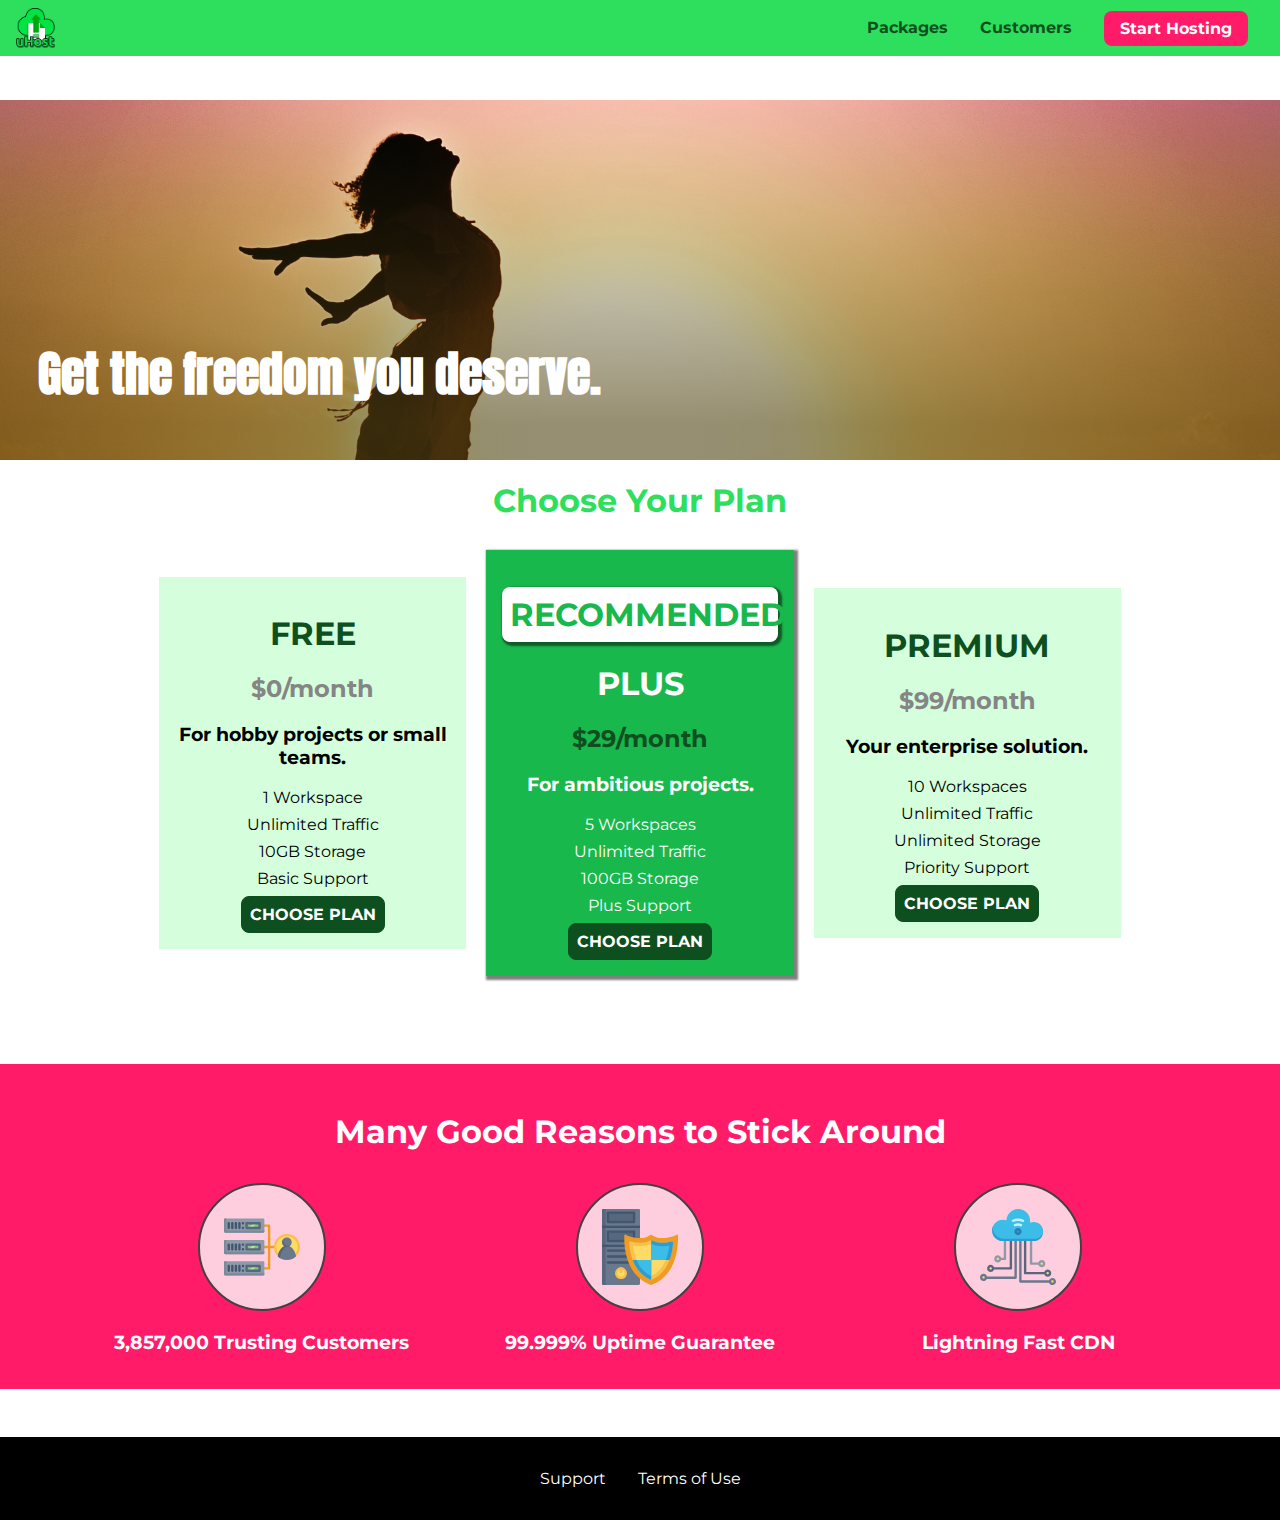
<file: index.html>
<!DOCTYPE html>
<html lang="en">

<head>
    <meta charset="UTF-8">
    <meta http-equiv="X-UA-Compatible" content="ie=edge">
    <meta name="viewport" content="width=device-width, initial-scale=1.0">
    <title>uHost</title>
    <link rel="shortcut icon" href="favicon.png">
    <link href="https://fonts.googleapis.com/css?family=Anton" rel="stylesheet">
    <link href="https://fonts.googleapis.com/css?family=Montserrat:400,700" rel="stylesheet">
    <link rel="stylesheet" href="shared.css">
    <link rel="stylesheet" href="main.css">
</head>

<body>
    <div class="backdrop"></div>
    <div class="modal">
        <h1 class="modal__title">Do you want to continue?</h1>
        <div class="modal__actions">
            <a href="start-hosting/index.html" class="modal__action">Yes!</a>
            <button class="modal__action modal__action--negative" type="button">No!</button>
        </div>
    </div>
    <header class="main-header">
        <div>
             <button class="toggle-button">
                <span class="toggle-button__bar"></span>
                <span class="toggle-button__bar"></span>
                <span class="toggle-button__bar"></span>
            </button>
            <a href="index.html" class="main-header__brand">
                <img src="images/uhost-icon.png" alt="uHost - Your favorite hosting company">
            </a>
        </div>
        <nav class="main-nav">
            <ul class="main-nav__items">
                <li class="main-nav__item">
                    <a href="packages/index.html">Packages</a>
                </li>
                <li class="main-nav__item">
                    <a href="customers/index.html">Customers</a>
                </li>
                <li class="main-nav__item main-nav__item--cta">
                    <a href="start-hosting/index.html">Start Hosting</a>
                </li>
            </ul>
        </nav>
    </header>
    <nav class="mobile-nav">
        <ul class="mobile-nav__items">
            <li class="mobile-nav__item">
                <a href="packages/index.html">Packages</a>
            </li>
            <li class="mobile-nav__item">
                <a href="customers/index.html">Customers</a>
            </li>
            <li class="mobile-nav__item mobile-nav__item--cta">
                <a href="start-hosting/index.html">Start Hosting</a>
            </li>
        </ul>
    </nav>
    <main>
        <section id="product-overview">
            <h1>Get the freedom you deserve.</h1>
        </section>
        <section id="plans">
            <h1 class="section-title">Choose Your Plan</h1>
            <div class="plan__list">
                <article class="plan">
                    <h1 class="plan__title">FREE</h1>
                    <h2 class="plan__price">$0/month</h2>
                    <h3>For hobby projects or small teams.</h3>
                    <ul class="plan__features">
                        <li class="plan__feature">1 Workspace</li>
                        <li class="plan__feature">Unlimited Traffic</li>
                        <li class="plan__feature">10GB Storage</li>
                        <li class="plan__feature">Basic Support</li>
                    </ul>
                    <div>
                        <button class="button">CHOOSE PLAN</button>
                    </div>
                </article>
                <article class="plan plan--highlighted">
                    <h1 class="plan__annotation">RECOMMENDED</h1>
                    <h1 class="plan__title">PLUS</h1>
                    <h2 class="plan__price">$29/month</h2>
                    <h3>For ambitious projects.</h3>
                    <ul class="plan__features">
                        <li class="plan__feature">5 Workspaces</li>
                        <li class="plan__feature">Unlimited Traffic</li>
                        <li class="plan__feature">100GB Storage</li>
                        <li class="plan__feature">Plus Support</li>
                    </ul>
                    <div>
                        <button class="button">CHOOSE PLAN</button>
                    </div>
                </article>
                <article class="plan">
                    <h1 class="plan__title">PREMIUM</h1>
                    <h2 class="plan__price">$99/month</h2>
                    <h3>Your enterprise solution.</h3>
                    <ul class="plan__features">
                        <li class="plan__feature">10 Workspaces</li>
                        <li class="plan__feature">Unlimited Traffic</li>
                        <li class="plan__feature">Unlimited Storage</li>
                        <li class="plan__feature">Priority Support</li>
                    </ul>
                    <div>
                        <button class="button">CHOOSE PLAN</button>
                    </div>
                </article>
            </div>
        </section>
        <section id="key-features">
            <h1 class="section-title">Many Good Reasons to Stick Around</h1>
            <ul class="key-feature__list">
                <li class="key-feature">
                    <div class="key-feature__image">
                        <svg viewBox="0 0 512 512">
                            <path style="fill:#F09B24;" d="M344,248h-32V112c0-4.418-3.582-8-8-8h-40c-4.418,0-8,3.582-8,8s3.582,8,8,8h32v128h-32  c-4.418,0-8,3.582-8,8s3.582,8,8,8h32v128h-32c-4.418,0-8,3.582-8,8s3.582,8,8,8h40c4.418,0,8-3.582,8-8V264h32c4.418,0,8-3.582,8-8  S348.418,248,344,248z"
                            />
                            <path style="fill:#8E9AA9;" d="M264,64H8c-4.418,0-8,3.582-8,8v80c0,4.418,3.582,8,8,8h256c4.418,0,8-3.582,8-8V72  C272,67.582,268.418,64,264,64z"
                            />
                            <path style="fill:#7C899B;" d="M24,144c-4.418,0-8-3.582-8-8V64H8c-4.418,0-8,3.582-8,8v80c0,4.418,3.582,8,8,8h256  c4.418,0,8-3.582,8-8v-8H24z"
                            />
                            <rect x="152" y="96" style="fill:#B8E3A8;" width="88" height="32" />
                            <g>
                                <polygon style="fill:#7EC97D;" points="152,96 152,128 166,128 198,96  " />
                                <polygon style="fill:#7EC97D;" points="220,96 188,128 240,128 240,96  " />
                            </g>
                            <path style="fill:#56677E;" d="M240,136h-88c-4.418,0-8-3.582-8-8V96c0-4.418,3.582-8,8-8h88c4.418,0,8,3.582,8,8v32  C248,132.418,244.418,136,240,136z M160,120h72v-16h-72V120z"
                            />
                            <g>
                                <path style="fill:#435670;" d="M32,136c-4.418,0-8-3.582-8-8V96c0-4.418,3.582-8,8-8s8,3.582,8,8v32C40,132.418,36.418,136,32,136z   "
                                />
                                <path style="fill:#435670;" d="M56,136c-4.418,0-8-3.582-8-8V96c0-4.418,3.582-8,8-8s8,3.582,8,8v32C64,132.418,60.418,136,56,136z   "
                                />
                                <path style="fill:#435670;" d="M80,136c-4.418,0-8-3.582-8-8V96c0-4.418,3.582-8,8-8s8,3.582,8,8v32C88,132.418,84.418,136,80,136z   "
                                />
                                <path style="fill:#435670;" d="M104,136c-4.418,0-8-3.582-8-8V96c0-4.418,3.582-8,8-8s8,3.582,8,8v32   C112,132.418,108.418,136,104,136z"
                                />
                                <path style="fill:#435670;" d="M128,105c-4.418,0-8-3.582-8-8v-1c0-4.418,3.582-8,8-8s8,3.582,8,8v1   C136,101.418,132.418,105,128,105z"
                                />
                                <path style="fill:#435670;" d="M128,136c-4.418,0-8-3.582-8-8v-1c0-4.418,3.582-8,8-8s8,3.582,8,8v1   C136,132.418,132.418,136,128,136z"
                                />
                            </g>
                            <path style="fill:#8E9AA9;" d="M264,208H8c-4.418,0-8,3.582-8,8v80c0,4.418,3.582,8,8,8h256c4.418,0,8-3.582,8-8v-80  C272,211.582,268.418,208,264,208z"
                            />
                            <path style="fill:#7C899B;" d="M24,288c-4.418,0-8-3.582-8-8v-72H8c-4.418,0-8,3.582-8,8v80c0,4.418,3.582,8,8,8h256  c4.418,0,8-3.582,8-8v-8H24z"
                            />
                            <rect x="152" y="240" style="fill:#B8E3A8;" width="88" height="32" />
                            <g>
                                <polygon style="fill:#7EC97D;" points="152,240 152,272 166,272 198,240  " />
                                <polygon style="fill:#7EC97D;" points="220,240 188,272 240,272 240,240  " />
                            </g>
                            <path style="fill:#56677E;" d="M240,280h-88c-4.418,0-8-3.582-8-8v-32c0-4.418,3.582-8,8-8h88c4.418,0,8,3.582,8,8v32  C248,276.418,244.418,280,240,280z M160,264h72v-16h-72V264z"
                            />
                            <g>
                                <path style="fill:#435670;" d="M32,280c-4.418,0-8-3.582-8-8v-32c0-4.418,3.582-8,8-8s8,3.582,8,8v32C40,276.418,36.418,280,32,280   z"
                                />
                                <path style="fill:#435670;" d="M56,280c-4.418,0-8-3.582-8-8v-32c0-4.418,3.582-8,8-8s8,3.582,8,8v32C64,276.418,60.418,280,56,280   z"
                                />
                                <path style="fill:#435670;" d="M80,280c-4.418,0-8-3.582-8-8v-32c0-4.418,3.582-8,8-8s8,3.582,8,8v32C88,276.418,84.418,280,80,280   z"
                                />
                                <path style="fill:#435670;" d="M104,280c-4.418,0-8-3.582-8-8v-32c0-4.418,3.582-8,8-8s8,3.582,8,8v32   C112,276.418,108.418,280,104,280z"
                                />
                                <path style="fill:#435670;" d="M128,249c-4.418,0-8-3.582-8-8v-1c0-4.418,3.582-8,8-8s8,3.582,8,8v1   C136,245.418,132.418,249,128,249z"
                                />
                                <path style="fill:#435670;" d="M128,280c-4.418,0-8-3.582-8-8v-1c0-4.418,3.582-8,8-8s8,3.582,8,8v1   C136,276.418,132.418,280,128,280z"
                                />
                            </g>
                            <path style="fill:#8E9AA9;" d="M264,352H8c-4.418,0-8,3.582-8,8v80c0,4.418,3.582,8,8,8h256c4.418,0,8-3.582,8-8v-80  C272,355.582,268.418,352,264,352z"
                            />
                            <path style="fill:#7C899B;" d="M24,432c-4.418,0-8-3.582-8-8v-72H8c-4.418,0-8,3.582-8,8v80c0,4.418,3.582,8,8,8h256  c4.418,0,8-3.582,8-8v-8H24z"
                            />
                            <rect x="152" y="384" style="fill:#B8E3A8;" width="88" height="32" />
                            <g>
                                <polygon style="fill:#7EC97D;" points="152,384 152,416 166,416 198,384  " />
                                <polygon style="fill:#7EC97D;" points="220,384 188,416 240,416 240,384  " />
                            </g>
                            <path style="fill:#56677E;" d="M240,424h-88c-4.418,0-8-3.582-8-8v-32c0-4.418,3.582-8,8-8h88c4.418,0,8,3.582,8,8v32  C248,420.418,244.418,424,240,424z M160,408h72v-16h-72V408z"
                            />
                            <g>
                                <path style="fill:#435670;" d="M32,424c-4.418,0-8-3.582-8-8v-32c0-4.418,3.582-8,8-8s8,3.582,8,8v32C40,420.418,36.418,424,32,424   z"
                                />
                                <path style="fill:#435670;" d="M56,424c-4.418,0-8-3.582-8-8v-32c0-4.418,3.582-8,8-8s8,3.582,8,8v32C64,420.418,60.418,424,56,424   z"
                                />
                                <path style="fill:#435670;" d="M80,424c-4.418,0-8-3.582-8-8v-32c0-4.418,3.582-8,8-8s8,3.582,8,8v32C88,420.418,84.418,424,80,424   z"
                                />
                                <path style="fill:#435670;" d="M104,424c-4.418,0-8-3.582-8-8v-32c0-4.418,3.582-8,8-8s8,3.582,8,8v32   C112,420.418,108.418,424,104,424z"
                                />
                                <path style="fill:#435670;" d="M128,393c-4.418,0-8-3.582-8-8v-1c0-4.418,3.582-8,8-8s8,3.582,8,8v1   C136,389.418,132.418,393,128,393z"
                                />
                                <path style="fill:#435670;" d="M128,424c-4.418,0-8-3.582-8-8v-1c0-4.418,3.582-8,8-8s8,3.582,8,8v1   C136,420.418,132.418,424,128,424z"
                                />
                            </g>
                            <path style="fill:#F7C14D;" d="M424,168c-48.523,0-88,39.477-88,88s39.477,88,88,88s88-39.477,88-88S472.523,168,424,168z" />
                            <path style="fill:#FFDB66;" d="M424,184c-39.701,0-72,32.299-72,72s32.299,72,72,72s72-32.299,72-72S463.701,184,424,184z" />
                            <path style="fill:#69788D;" d="M484.893,314.16C476.393,274.588,451.922,248,424,248s-52.393,26.588-60.893,66.16  c-0.605,2.82,0.354,5.749,2.511,7.664C381.731,336.124,402.465,344,424,344s42.269-7.876,58.381-22.176  C484.539,319.909,485.498,316.98,484.893,314.16z"
                            />
                            <path style="fill:#56677E;" d="M434.053,249.171C430.768,248.403,427.411,248,424,248c-27.922,0-52.393,26.588-60.893,66.16  c-0.605,2.82,0.354,5.749,2.511,7.664c3.383,3.002,6.979,5.703,10.734,8.125C384.904,286.243,407.373,255.378,434.053,249.171z"
                            />
                            <path style="fill:#69788D;" d="M424,192c-17.645,0-32,14.355-32,32s14.355,32,32,32s32-14.355,32-32S441.645,192,424,192z" />
                            <path style="fill:#56677E;" d="M432,248c-17.645,0-32-14.355-32-32c0-6.783,2.128-13.076,5.742-18.258  C397.444,203.53,392,213.138,392,224c0,17.645,14.355,32,32,32c10.862,0,20.471-5.444,26.258-13.742  C445.076,245.872,438.783,248,432,248z"
                            />

                        </svg>
                    </div>
                    <p class="key-feature__description">3,857,000 Trusting Customers</p>
                </li>
                <li class="key-feature">
                    <div class="key-feature__image">
                        <svg viewBox="0 0 512 512">
                            <path style="fill:#69788D;" d="M248,0H8C3.582,0,0,3.582,0,8v496c0,4.418,3.582,8,8,8h240c4.418,0,8-3.582,8-8V8  C256,3.582,252.418,0,248,0z"
                            />
                            <path style="fill:#56677E;" d="M24,504V8c0-4.418,3.582-8,8-8H8C3.582,0,0,3.582,0,8v496c0,4.418,3.582,8,8,8h24  C27.582,512,24,508.418,24,504z"
                            />
                            <g>
                                <rect x="0" y="112" style="fill:#435670;" width="256" height="16" />
                                <rect x="0" y="240" style="fill:#435670;" width="256" height="16" />
                            </g>
                            <path style="fill:#F7C14D;" d="M128,392c-22.056,0-40,17.944-40,40s17.944,40,40,40s40-17.944,40-40S150.056,392,128,392z" />
                            <path style="fill:#FFDB66;" d="M128,408c-13.233,0-24,10.767-24,24s10.767,24,24,24s24-10.767,24-24S141.233,408,128,408z" />
                            <path style="fill:#F7C14D;" d="M128,392c-2.739,0-5.414,0.278-8,0.805V424c0,4.418,3.582,8,8,8c4.418,0,8-3.582,8-8v-31.195  C133.414,392.278,130.739,392,128,392z"
                            />
                            <g>
                                <path style="fill:#435670;" d="M216,288H40c-4.418,0-8-3.582-8-8s3.582-8,8-8h176c4.418,0,8,3.582,8,8S220.418,288,216,288z"
                                />
                                <path style="fill:#435670;" d="M216,328H40c-4.418,0-8-3.582-8-8s3.582-8,8-8h176c4.418,0,8,3.582,8,8S220.418,328,216,328z"
                                />
                                <path style="fill:#435670;" d="M216,368H40c-4.418,0-8-3.582-8-8s3.582-8,8-8h176c4.418,0,8,3.582,8,8S220.418,368,216,368z"
                                />
                                <path style="fill:#435670;" d="M216,16H40c-4.418,0-8,3.582-8,8v64c0,4.418,3.582,8,8,8h176c4.418,0,8-3.582,8-8V24   C224,19.582,220.418,16,216,16z"
                                />
                            </g>
                            <rect x="48" y="32" style="fill:#56677E;" width="160" height="48" />
                            <path style="fill:#435670;" d="M216,144H40c-4.418,0-8,3.582-8,8v64c0,4.418,3.582,8,8,8h176c4.418,0,8-3.582,8-8v-64  C224,147.582,220.418,144,216,144z"
                            />
                            <rect x="48" y="160" style="fill:#56677E;" width="160" height="48" />
                            <path style="fill:#F09B24;" d="M511.747,180.237c-0.194-6.537-8.107-10.107-13.135-5.894c-5.6,4.693-42.904,21.282-98.514,21.282  c-33.45,0-64.625-20.999-64.929-21.206c-2.9-1.991-6.764-1.85-9.512,0.346c-2.677,2.135-27.201,20.86-63.793,20.86  c-55.607,0-92.914-16.589-98.515-21.282c-5.028-4.211-12.941-0.645-13.135,5.894c-1.634,54.834,4.655,105.941,18.693,151.903  c12.096,39.604,29.759,74.047,52.497,102.373c27.538,34.304,62.743,59.882,104.66,76.045c3.069,1.918,6.757,1.921,9.83,0  c41.917-16.163,77.122-41.741,104.66-76.045c22.738-28.326,40.401-62.77,52.497-102.373  C507.092,286.179,513.381,235.071,511.747,180.237z"
                            />
                            <path style="fill:#F7C14D;" d="M476.21,221.226c-1.953-1.631-4.568-2.235-7.036-1.628c-21.686,5.327-44.926,8.028-69.075,8.028  c-25.926,0-49.633-8.975-64.955-16.504c-2.307-1.134-5.016-1.091-7.284,0.116c-14.059,7.477-36.919,16.388-65.994,16.388  c-24.153,0-47.394-2.701-69.075-8.028c-5.155-1.268-10.221,2.966-9.894,8.261c2.077,33.693,7.668,65.635,16.616,94.935  c22.774,74.565,66.139,126.334,128.888,153.868c2.032,0.891,4.397,0.891,6.43,0c61.777-27.107,104.716-78.876,127.62-153.868  c8.948-29.3,14.539-61.241,16.616-94.935C479.224,225.319,478.163,222.856,476.21,221.226z"
                            />
                            <path style="fill:#FFDB66;" d="M331.609,451.727c-52.604-25.289-89.304-70.987-109.144-135.944  c-6.532-21.39-11.162-44.336-13.82-68.447c17.133,2.852,34.952,4.291,53.22,4.291c29.394,0,53.376-7.793,69.978-15.561  c17.44,7.736,41.656,15.561,68.256,15.561c18.267,0,36.085-1.439,53.219-4.291c-2.659,24.112-7.288,47.06-13.82,68.448  C419.545,381.108,383.27,426.805,331.609,451.727z"
                            />
                            <g>
                                <path style="fill:#2C9DD4;" d="M479.066,227.858c0.157-2.539-0.903-5.002-2.856-6.633s-4.568-2.235-7.036-1.628   c-21.686,5.327-44.926,8.028-69.075,8.028c-25.926,0-49.633-8.975-64.955-16.504c-1.057-0.52-2.2-0.78-3.345-0.806l-0.072,133.351   h123.601c2.556-6.746,4.933-13.702,7.123-20.874C471.398,293.493,476.989,261.552,479.066,227.858z"
                                />
                                <path style="fill:#2C9DD4;" d="M206.658,343.667c24.153,63.42,65.028,108.108,121.743,132.995c1.031,0.452,2.147,0.673,3.263,0.666   l0.063-133.661H206.658z"
                                />
                            </g>
                            <g>
                                <path style="fill:#3CBDE8;" d="M439.497,315.783c6.532-21.389,11.161-44.336,13.82-68.448c-17.134,2.852-34.952,4.291-53.219,4.291   c-26.6,0-50.815-7.824-68.256-15.561l-0.116,107.601h97.758C433.179,334.807,436.524,325.518,439.497,315.783z"
                                />
                                <path style="fill:#3CBDE8;" d="M232.523,343.667c21.144,50.298,54.363,86.56,99.087,108.06l0.117-108.06H232.523z" />
                            </g>
                        </svg>
                    </div>
                    <p class="key-feature__description">99.999% Uptime Guarantee</p>
                </li>
                <li class="key-feature">
                    <div class="key-feature__image">
                        <svg viewBox="0 0 512 512">
                            <path style="fill:#8E9AA9;" d="M168,200c-4.418,0-8,3.582-8,8v120h-17.376c-3.302-9.311-12.194-16-22.624-16  c-13.234,0-24,10.767-24,24s10.766,24,24,24c10.429,0,19.321-6.689,22.624-16H168c4.418,0,8-3.582,8-8V208  C176,203.582,172.418,200,168,200z"
                            />
                            <path style="fill:#FFDB66;" d="M120,328c-4.411,0-8,3.589-8,8s3.589,8,8,8s8-3.589,8-8S124.411,328,120,328z" />
                            <path style="fill:#56677E;" d="M208,200c-4.418,0-8,3.582-8,8v184H94.624C91.322,382.689,82.43,376,72,376  c-13.234,0-24,10.767-24,24s10.766,24,24,24c10.429,0,19.321-6.689,22.624-16H208c4.418,0,8-3.582,8-8V208  C216,203.582,212.418,200,208,200z"
                            />
                            <path style="fill:#FFDB66;" d="M72,392c-4.411,0-8,3.589-8,8s3.589,8,8,8s8-3.589,8-8S76.411,392,72,392z" />
                            <path style="fill:#69788D;" d="M240,208c-4.418,0-8,3.582-8,8v239H47.24c-2.671-10.34-12.078-18-23.24-18c-13.234,0-24,10.767-24,24  s10.766,24,24,24c9.666,0,18.009-5.747,21.809-14H240c4.418,0,8-3.582,8-8V216C248,211.582,244.418,208,240,208z"
                            />
                            <path style="fill:#FFDB66;" d="M24,453c-4.411,0-8,3.589-8,8s3.589,8,8,8s8-3.589,8-8S28.411,453,24,453z" />
                            <path style="fill:#69788D;" d="M488,464c-10.429,0-19.321,6.689-22.624,16H280V208c0-4.418-3.582-8-8-8s-8,3.582-8,8v280  c0,4.418,3.582,8,8,8h193.376c3.302,9.311,12.194,16,22.624,16c13.234,0,24-10.767,24-24S501.234,464,488,464z"
                            />
                            <path style="fill:#FFDB66;" d="M488,480c-4.411,0-8,3.589-8,8s3.589,8,8,8s8-3.589,8-8S492.411,480,488,480z" />
                            <path style="fill:#56677E;" d="M456,408c-10.429,0-19.321,6.689-22.624,16H312V208c0-4.418-3.582-8-8-8s-8,3.582-8,8v224  c0,4.418,3.582,8,8,8h129.376c3.302,9.311,12.194,16,22.624,16c13.234,0,24-10.767,24-24S469.234,408,456,408z"
                            />
                            <path style="fill:#FFDB66;" d="M456,424c-4.411,0-8,3.589-8,8s3.589,8,8,8s8-3.589,8-8S460.411,424,456,424z" />
                            <path style="fill:#8E9AA9;" d="M416,344c-10.429,0-19.321,6.689-22.624,16H352V208c0-4.418-3.582-8-8-8s-8,3.582-8,8v160  c0,4.418,3.582,8,8,8h49.376c3.302,9.311,12.194,16,22.624,16c13.234,0,24-10.767,24-24S429.234,344,416,344z"
                            />
                            <path style="fill:#FFDB66;" d="M416,360c-4.411,0-8,3.589-8,8s3.589,8,8,8s8-3.589,8-8S420.411,360,416,360z" />
                            <path style="fill:#3CBDE8;" d="M362,88c-8.741,0-17.231,1.751-25.06,5.085C337.646,88.797,338,84.43,338,80  c0-44.112-35.888-80-80-80c-42.823,0-77.895,33.816-79.909,76.149C170.393,73.415,162.244,72,154,72c-39.701,0-72,32.299-72,72  s32.299,72,72,72h208c35.29,0,64-28.71,64-64S397.29,88,362,88z"
                            />
                            <path style="fill:#2C9DD4;" d="M368,200H160c-39.701,0-72-32.299-72-72c0-5.863,0.721-11.559,2.05-17.019  C84.918,120.88,82,132.102,82,144c0,39.701,32.299,72,72,72h208c30.389,0,55.88-21.296,62.379-49.743  C413.565,186.327,392.352,200,368,200z"
                            />
                            <path style="fill:#2A7DB5;" d="M256,128c-13.234,0-24,10.767-24,24s10.766,24,24,24c13.233,0,24-10.767,24-24S269.233,128,256,128z"
                            />
                            <path style="fill:#2C9DD4;" d="M256,144c-4.411,0-8,3.589-8,8s3.589,8,8,8c4.411,0,8-3.589,8-8S260.411,144,256,144z" />
                            <g>
                                <path style="fill:#C5F1FA;" d="M221.755,87.695c-2.994,0-5.864-1.688-7.233-4.572c-1.894-3.991-0.194-8.763,3.798-10.657   C230.157,66.849,242.834,64,256,64c13.166,0,25.844,2.849,37.68,8.466c3.992,1.895,5.692,6.666,3.798,10.657   s-6.666,5.692-10.657,3.798C277.144,82.328,266.774,80,256,80c-10.774,0-21.144,2.328-30.821,6.921   C224.072,87.446,222.904,87.695,221.755,87.695z"
                                />
                                <path style="fill:#C5F1FA;" d="M276.545,116.618c-1.148,0-2.316-0.249-3.424-0.774C267.745,113.293,261.985,112,256,112   c-5.985,0-11.745,1.293-17.121,3.844c-3.991,1.895-8.763,0.192-10.657-3.798c-1.894-3.992-0.193-8.764,3.798-10.657   C239.557,97.813,247.625,96,256,96c8.376,0,16.444,1.813,23.98,5.389c3.991,1.894,5.692,6.665,3.798,10.657   C282.41,114.93,279.539,116.618,276.545,116.618z"
                                />
                            </g>

                        </svg>
                    </div>
                    <p class="key-feature__description">Lightning Fast CDN</p>
                </li>
            </ul>
        </section>
    </main>
    <footer class="main-footer">
        <nav>
            <ul class="main-footer__links">
                <li class="main-footer__link">
                    <a href="#">Support</a>
                </li>
                <li class="main-footer__link">
                    <a href="#">Terms of Use</a>
                </li>
            </ul>
        </nav>
    </footer>
    <script src="shared.js"></script>
</body>

</html>
</file>
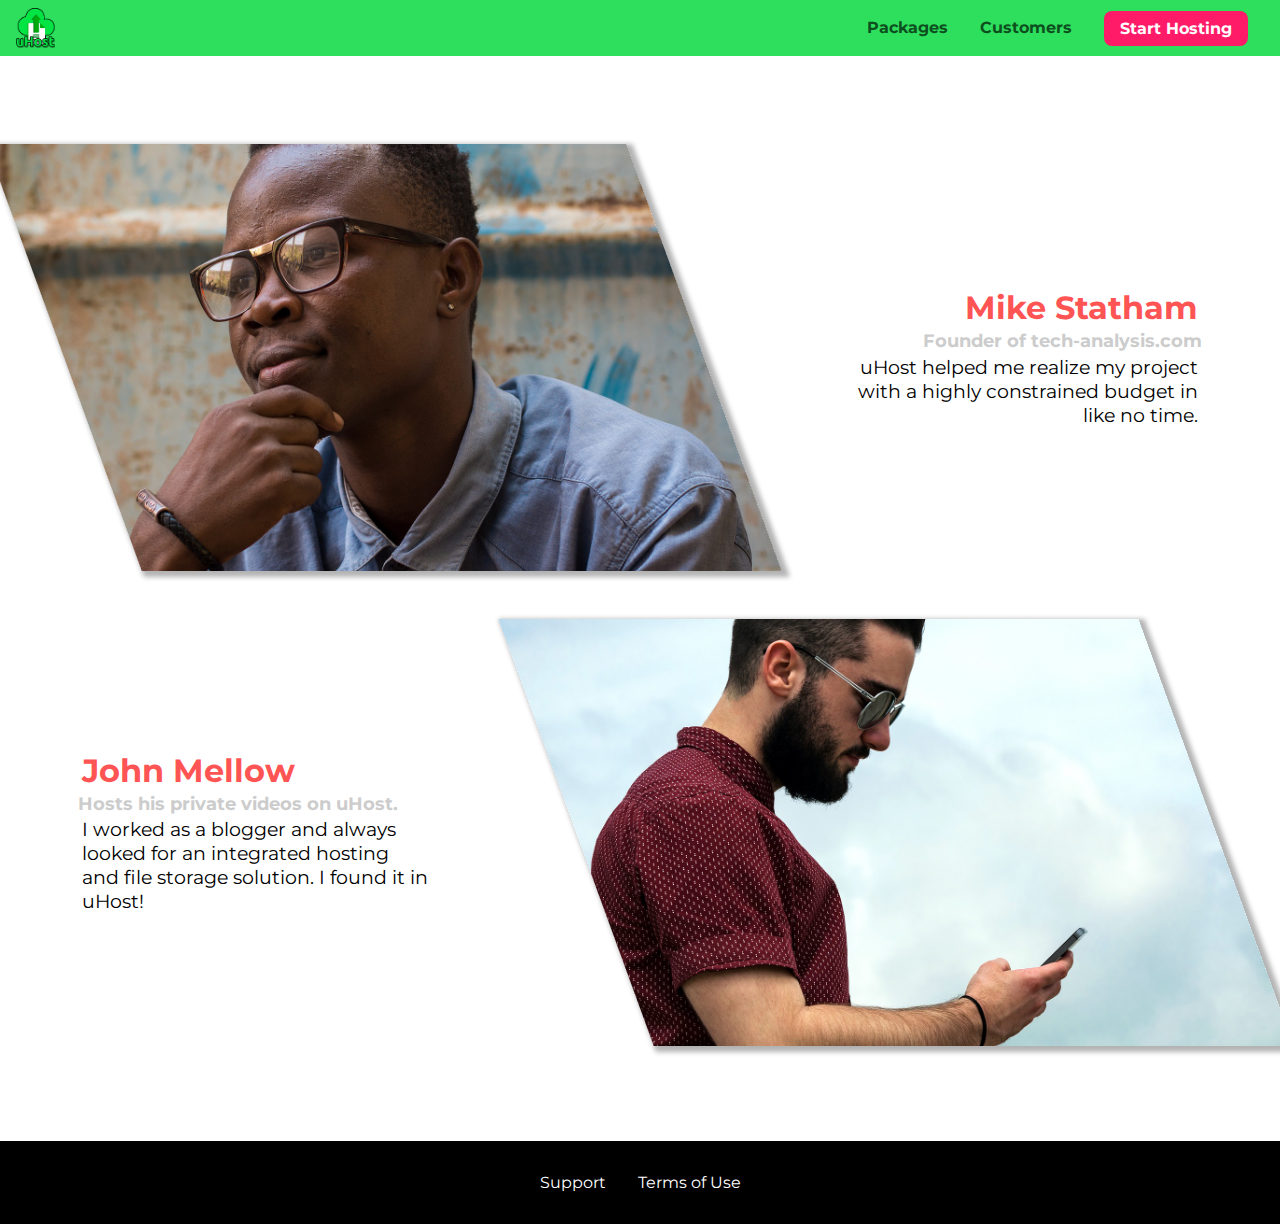
<file: customers/index.html>
<!DOCTYPE html>
<html lang="en">

<head>
    <meta charset="UTF-8">
    <meta http-equiv="X-UA-Compatible" content="ie=edge">
    <meta name="viewport" content="width=device-width, initial-scale=1.0">
    <title>uHost Customers</title>
    <link rel="shortcut icon" href="../favicon.png">
    <link href="https://fonts.googleapis.com/css?family=Anton|Montserrat:400,700" rel="stylesheet">
    <link rel="stylesheet" href="../shared.css">
    <link rel="stylesheet" href="customers.css">
</head>

<body>
    <div class="backdrop"></div>
    <header class="main-header">
        <div>
            <button class="toggle-button">
                <span class="toggle-button__bar"></span>
                <span class="toggle-button__bar"></span>
                <span class="toggle-button__bar"></span>
            </button>
            <a href="../index.html" class="main-header__brand">
                <img src="../images/uhost-icon.png" alt="uHost - Your favorite hosting company">
            </a>
        </div>
        <nav class="main-nav">
            <ul class="main-nav__items">
                <li class="main-nav__item">
                    <a href="../packages/index.html">Packages</a>
                </li>
                <li class="main-nav__item">
                    <a href="index.html">Customers</a>
                </li>
                <li class="main-nav__item main-nav__item--cta">
                    <a href="../start-hosting/index.html">Start Hosting</a>
                </li>
            </ul>
        </nav>
    </header>
    <nav class="mobile-nav">
        <ul class="mobile-nav__items">
            <li class="mobile-nav__item">
                <a href="packages/index.html">Packages</a>
            </li>
            <li class="mobile-nav__item">
                <a href="customers/index.html">Customers</a>
            </li>
            <li class="mobile-nav__item mobile-nav__item--cta">
                <a href="start-hosting/index.html">Start Hosting</a>
            </li>
        </ul>
    </nav>
    <main>
        <div>
            <div class="testimonial" id="customer-1">
                <div class="testimonial__image-container">
                    <img src="../images/customer-1.jpg" alt="Mike Statham - Customer" class="testimonial__image">
                </div>
                <div class="testimonial__info">
                    <h1 class="testimonial__name">Mike Statham</h1>
                    <h2 class="testimonial__subtitle">Founder of
                        <a href="tech-analysis.com">tech-analysis.com</a>
                    </h2>
                    <p class="testimonial__text">uHost helped me realize my project with a highly constrained budget in like no time.</p>
                </div>
            </div>
            <div class="testimonial" id="customer-2">

                <div class="testimonial__info">
                    <h1 class="testimonial__name">John Mellow</h1>
                    <h2 class="testimonial__subtitle">Hosts his private videos on uHost.
                    </h2>
                    <p class="testimonial__text">I worked as a blogger and always looked for an integrated hosting and file storage solution. I found
                        it in uHost!
                    </p>
                </div>
                <div class="testimonial__image-container">
                    <img src="../images/customer-2.jpg" alt="John Mellow - Customer" class="testimonial__image">
                </div>
            </div>
        </div>
    </main>
    <footer class="main-footer">
        <nav>
            <ul class="main-footer__links">
                <li class="main-footer__link">
                    <a href="#">Support</a>
                </li>
                <li class="main-footer__link">
                    <a href="#">Terms of Use</a>
                </li>
            </ul>
        </nav>
    </footer>
    <script src="../shared.js"></script>
</body>

</html>
</file>
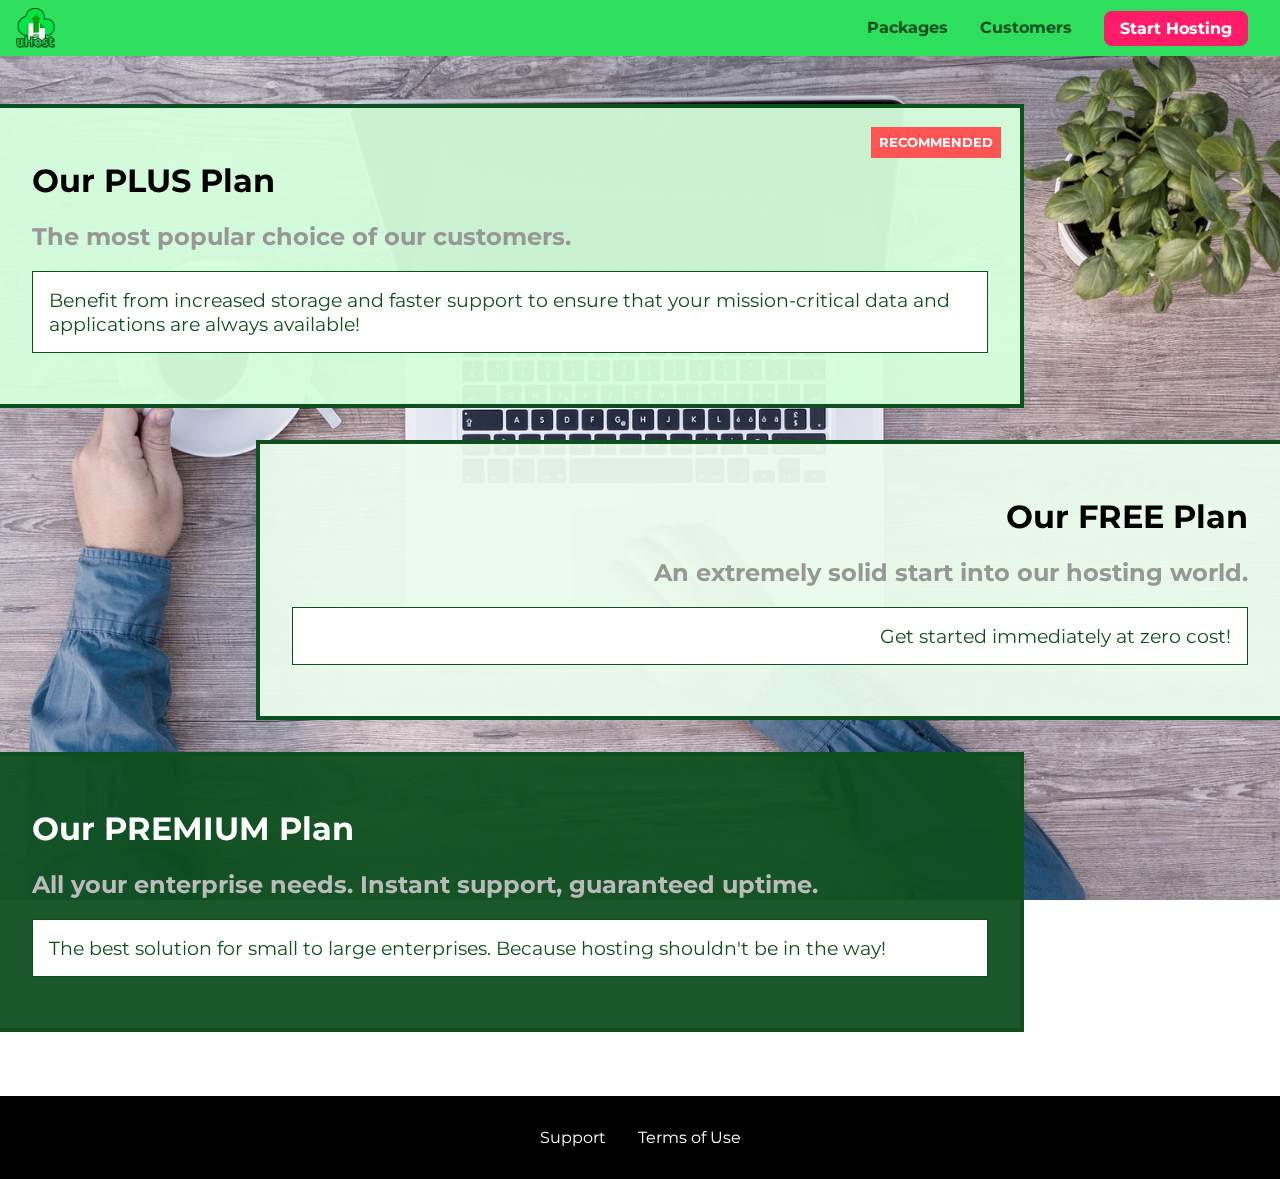
<file: packages/index.html>
<!DOCTYPE html>
<html lang="en">

<head>
    <meta charset="UTF-8">
    <meta http-equiv="X-UA-Compatible" content="ie=edge">
    <meta name="viewport" content="width=device-width, initial-scale=1.0">
    <title>uHost</title>
    <link rel="shortcut icon" href="favicon.png">
    <link href="https://fonts.googleapis.com/css?family=Montserrat:400,700" rel="stylesheet">
    <link rel="stylesheet" href="../shared.css">
    <link rel="stylesheet" href="packages.css">
</head>

<body>
    <div class="backdrop"></div>
    <div class="background"></div>
    <header class="main-header">
        <div>
            <button class="toggle-button">
                <span class="toggle-button__bar"></span>
                <span class="toggle-button__bar"></span>
                <span class="toggle-button__bar"></span>
            </button>
            <a href="../index.html" class="main-header__brand">
                <img src="../images/uhost-icon.png" alt="uHost - Your favorite hosting company">
            </a>
        </div>
        <nav class="main-nav">
            <ul class="main-nav__items">
                <li class="main-nav__item">
                    <a href="index.html">Packages</a>
                </li>
                <li class="main-nav__item">
                    <a href="../customers/index.html">Customers</a>
                </li>
                <li class="main-nav__item main-nav__item--cta">
                    <a href="../start-hosting/index.html">Start Hosting</a>
                </li>
            </ul>
        </nav>
    </header>
    <nav class="mobile-nav">
        <ul class="mobile-nav__items">
            <li class="mobile-nav__item">
                <a href="index.html">Packages</a>
            </li>
            <li class="mobile-nav__item">
                <a href="../customers/index.html">Customers</a>
            </li>
            <li class="mobile-nav__item mobile-nav__item--cta">
                <a href="../start-hosting/index.html">Start Hosting</a>
            </li>
        </ul>
    </nav>
    <main>
        <section class="package" id="plus">
            <a href="#">
                <h1 class="package__title">Our PLUS Plan</h1>
                <h2 class="package__badge">RECOMMENDED</h2>
                <h2 class="package__subtitle">The most popular choice of our customers.</h2>
                <p class="package__info">Benefit from increased storage and faster support to ensure that your mission-critical data and applications
                    are always available!</p>
            </a>
        </section>
        <section class="package" id="free">
            <a href="#">
                <h1 class="package__title">Our FREE Plan</h1>
                <h2 class="package__subtitle">An extremely solid start into our hosting world.</h2>
                <p class="package__info">Get started immediately at zero cost!</p>
            </a>
        </section>
        <div class="clearfix"></div>
        <section class="package" id="premium">
            <a href="#">
                <h1 class="package__title">Our PREMIUM Plan</h1>
                <h2 class="package__subtitle">All your enterprise needs. Instant support, guaranteed uptime. </h2>
                <p class="package__info">The best solution for small to large enterprises. Because hosting shouldn't be in the way!</p>
            </a>
        </section>
    </main>
    <footer class="main-footer">
        <nav>
            <ul class="main-footer__links">
                <li class="main-footer__link">
                    <a href="#">Support</a>
                </li>
                <li class="main-footer__link">
                    <a href="#">Terms of Use</a>
                </li>
            </ul>
        </nav>
    </footer>
    <script src="../shared.js"></script>
</body>

</html>
</file>
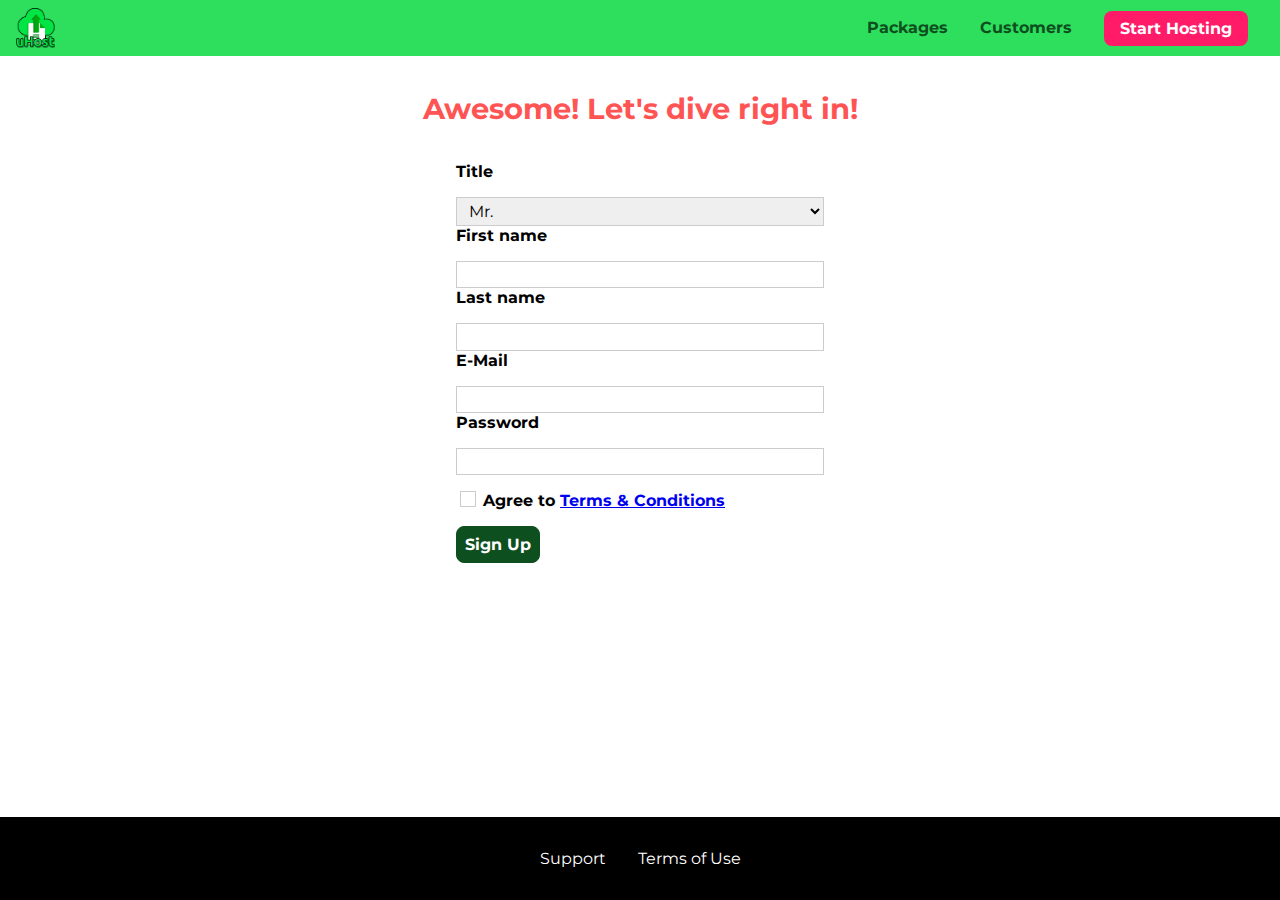
<file: start-hosting/index.html>
<!DOCTYPE html>
<html lang="en">

<head>
    <meta charset="UTF-8">
    <meta name="viewport" content="width=device-width, initial-scale=1.0">
    <meta http-equiv="X-UA-Compatible" content="ie=edge">
    <title>uHost Signup</title>
    <link rel="shortcut icon" href="../favicon.png">
    <link href="https://fonts.googleapis.com/css?family=Anton|Montserrat:400,700" rel="stylesheet">
    <link rel="stylesheet" href="../shared.css">
    <link rel="stylesheet" href="start-hosting.css">
</head>

<body>
    <div class="backdrop"></div>
    <header class="main-header">
        <div>
            <button class="toggle-button">
                <span class="toggle-button__bar"></span>
                <span class="toggle-button__bar"></span>
                <span class="toggle-button__bar"></span>
            </button>
            <a href="../index.html" class="main-header__brand">
                <img src="../images/uhost-icon.png" alt="uHost - Your favorite hosting company">
            </a>
        </div>
        <nav class="main-nav">
            <ul class="main-nav__items">
                <li class="main-nav__item">
                    <a href="../packages/index.html">Packages</a>
                </li>
                <li class="main-nav__item">
                    <a href="../customers/index.html">Customers</a>
                </li>
                <li class="main-nav__item main-nav__item--cta">
                    <a href="index.html">Start Hosting</a>
                </li>
            </ul>
        </nav>
    </header>
    <nav class="mobile-nav">
        <ul class="mobile-nav__items">
            <li class="mobile-nav__item">
                <a href="../packages/index.html">Packages</a>
            </li>
            <li class="mobile-nav__item">
                <a href="../customers/index.html">Customers</a>
            </li>
            <li class="mobile-nav__item mobile-nav__item--cta">
                <a href="index.html">Start Hosting</a>
            </li>
        </ul>
    </nav>
    <main class="signup-page">
        <h1 class="signup-title">Awesome! Let's dive right in!</h1>
        <form action="index.html" class="signup-form">
            <label for="title">Title</label>
            <select id="title">
                <option value="mr">Mr.</option>
                <option value="ms">Ms.</option>
            </select>
            <label for="first-name">First name</label>
            <input type="text" id="first-name">
            <label for="last-name">Last name</label>
            <input type="text" id="last-name">
            <label for="email">E-Mail</label>
            <input type="email" id="email">
            <label for="password">Password</label>
            <input type="password" id="password">
            <input type="checkbox" id="agree-terms">
            <label for="agree-terms">Agree to
                <a href="#">Terms &amp; Conditions</a>
            </label>
            <button type="submit" class="button">Sign Up</button>
        </form>
    </main>
    <footer class="main-footer">
        <nav>
          <ul class="main-footer__links">
            <li class="main-footer__link">
                    <a href="#">Support</a>
                </li>
                <li class="main-footer__link">
                    <a href="#">Terms of Use</a>
                </li>
            </ul>
        </nav>
    </footer>
    <script src="../shared.js"></script>
</body>

</html>
</file>
<file: shared.css>
@import url('https://fonts.googleapis.com/css?family=Roboto:100,400,900');
@import url('https://fonts.googleapis.com/css?family=Anton');
@import url('https://fonts.googleapis.com/css?family=Montserrat:400,700');

* {
  box-sizing: border-box;
}

html {
  height: 100%;
}

body {
  font-family: "Montserrat", sans-serif;
  margin: 0;
  display: grid;
  grid-template-rows: 3.5rem auto fit-content(8rem);
  grid-template-areas: "header"
                       "main"
                       "footer";
  height: 100%;
}

main {
  grid-area: main;
}

.backdrop {
  position: fixed;
  display: none;
  top: 0;
  left: 0;
  z-index: 100;
  width: 100vw;
  height: 100vh;
  background: rgba(0, 0, 0, 0.5);
}

.main-header {
  width: 100%;
  position: fixed;
  top: 0;
  left: 0;
  background: #2ddf5c;
  padding: 0.5rem 1rem;
  z-index: 1;
  display: flex;
  align-items: center;
  justify-content: space-between;
}

.toggle-button {
  width: 3rem;
  background: transparent;
  border: none;
  cursor: pointer;
  padding-top: 0;
  padding-bottom: 0;
  vertical-align: middle;
}

.toggle-button:focus {
  outline: none;
}

.toggle-button__bar {
  width: 100%;
  height: 0.2rem;
  background: black;
  display: block;
  margin: 0.6rem 0;
}

.main-header__brand {
  color: #0e4f1f;
  text-decoration: none;
  font-weight: bold;
}

.main-header__brand img {
  height: 2.5rem;
  vertical-align: middle;
}

.main-nav {
  display: none;
}

.main-nav__items {
  margin: 0;
  padding: 0;
  list-style: none;
  display: flex;
}

.main-nav__item {
  margin: 0 1rem;
}

.main-nav__item a,
.mobile-nav__item a {
  text-decoration: none;
  color: #0e4f1f;
  font-weight: bold;
  padding: 0.2rem 0;
}

.main-nav__item a:hover,
.main-nav__item a:active {
  color: white;
  border-bottom: 5px solid white;
}

.main-nav__item--cta a,
.mobile-nav__item--cta a {
  color: white;
  background: #ff1b68;
  padding: 0.5rem 1rem;
  border-radius: 8px;
}

.main-nav__item--cta a:hover,
.main-nav__item--cta a:active,
.mobile-nav__item--cta a:hover,
.mobile-nav__item--cta a:active {
  color: #ff1b68;
  background: white;
  border: none;
}

@media (min-width: 40rem) {
  .toggle-button {
    display: none;
  }

  .main-nav {
    display: flex;
  }
}

.main-footer {
  background: black;
  padding: 2rem;
  margin-top: 3rem;
  grid-area: footer;
}

.main-footer__links {
  list-style: none;
  margin: 0;
  padding: 0;
  display: flex;
  flex-direction: column;
  align-items: center;
}

.main-footer__link {
  margin: 0.5rem 0;
}

.main-footer__link a {
  color: white;
  text-decoration: none;
}

.main-footer__link a:hover,
.main-footer__link a:active {
  color: #ccc;
}

.mobile-nav {
  display: none;
  position: fixed;
  z-index: 101;
  top: 0;
  left: 0;
  background: white;
  width: 80%;
  height: 100vh;
}

.mobile-nav__items {
  width: 90%;
  height: 100%;
  list-style: none;
  margin: 0 auto;
  padding: 0;
  display: flex;
  flex-direction: column;
  justify-content: center;
  align-items: center;
}

.mobile-nav__item {
  margin: 1rem 0;
}

.mobile-nav__item a {
  font-size: 1.5rem;
}

.button {
  background: #0e4f1f;
  color: white;
  font: inherit;
  border: 1.5px solid #0e4f1f;
  padding: 0.5rem;
  border-radius: 8px;
  font-weight: bold;
  cursor: pointer;
}

.button:hover,
.button:active {
  background: white;
  color: #0e4f1f;
}

.button:focus {
  outline: none;
}

.button[disabled] {
  cursor: not-allowed;
  border: #a1a1a1;
  background: #ccc;
  color: #a1a1a1;
} 

.open {
    display: block !important;
}

@media (min-width: 40rem) {
  .main-footer__link {
    margin: 0 1rem;
  }

  .main-footer__links {
    flex-direction: row;
    justify-content: center;
  }
}
</file>
<file: main.css>
#product-overview {
  background: linear-gradient(to top, rgba(80, 68, 18, 0.6) 10%, transparent),
    url("images/freedom.jpg") left 10% bottom 70%/cover no-repeat border-box,
    #ff1b68;
  /* background-image: url("freedom.jpg");
    background-size: cover;
    background-position: left 10% bottom 20%; */
  /* background-repeat: no-repeat;
    background-origin: border-box;
    background-clip: border-box; */
  /* background-image: linear-gradient(180deg, red 70%, blue 60%, rgba(0,0,0,0.5)); */
  /* background-image: radial-gradient(ellipse farthest-corner at 20% 50%, red, blue 70%, green); */
  width: 100vw;
  height: 33vh;
  margin-top: 2.75rem;
  /* border: 5px dashed red; */
  position: relative;
}

#product-overview h1 {
  color: white;
  font-family: "Anton", sans-serif;
  position: absolute;
  bottom: 5%;
  left: 3%;
  font-size: 1.6rem;
}

@media (min-width: 40rem) {
  #product-overview {
    height: 40vh;
    background-position: 50% 25%;
  }

  #product-overview h1 {
    font-size: 3rem;
  }
}

.section-title {
  color: #2ddf5c;
  text-align: center;
}

.plan__list {
  width: 80%;
  margin: auto;
  text-align: center;
}

.plan {
  background: #d5ffdc;
  text-align: center;
  padding: 1rem;
  margin: 0.5rem;
  display: inline-block;
  width: 30%;
  vertical-align: middle;
}

.plan--highlighted {
  background: #19b84c;
  color: white;
  box-shadow: 2px 2px 2px 2px rgba(0, 0, 0, 0.5);
}

.plan__annotation {
  background: white;
  color: #19b84c;
  padding: 0.5rem;
  box-shadow: 2px 2px 2px 2px rgba(0, 0, 0, 0.5);
  border-radius: 8px;
}

.plan__title {
  color: #0e4f1f;
}

.plan__price {
  color: #858585;
}

.plan--highlighted .plan__title {
  color: white;
}

.plan--highlighted .plan__price {
  color: #0e4f1f;
}

.plan__features {
  list-style: none;
  margin: 0;
  padding: 0;
}

.plan__feature {
  margin: 0.5rem 0;
}

#key-features {
  background: #ff1b68;
  margin-top: 5rem;
  padding: 1rem;
}

#key-features .section-title {
  color: white;
  margin: 2rem;
}

.key-feature__list {
  list-style: none;
  margin: 0;
  padding: 0;
  text-align: center;
}

.key-feature {
  display: inline-block;
  width: 30%;
  vertical-align: top;
}

.key-feature__image {
  background: #ffcede;
  width: 128px;
  height: 128px;
  border: 2px solid #424242;
  border-radius: 50%;
  margin: auto;
  padding: 1.5rem;
}

.key-feature__description {
  text-align: center;
  font-weight: bold;
  color: white;
  font-size: 1.2rem;
}

/* h1 {
    font-family: sans-serif;
} */

.modal {
  position: fixed;
  display: none;
  z-index: 200;
  top: 20%;
  left: 30%;
  width: 40%;
  background: white;
  padding: 1rem;
  border: 1px solid #ccc;
  box-shadow: 1px 1px 1px rgba(0, 0, 0, 0.5);
}

.modal__title {
  text-align: center;
  margin: 0 0 1rem 0;
}

.modal__actions {
  text-align: center;
}

.modal__action {
  border: 1px solid #0e4f1f;
  background: #0e4f1f;
  text-decoration: none;
  color: white;
  font: inherit;
  padding: 0.5rem 1rem;
  cursor: pointer;
}

.modal__action:hover,
.modal__action:active {
  background: #2ddf5c;
  border-color: #2ddf5c;
}

.modal__action--negative {
  background: red;
  border-color: red;
}

.modal__action--negative:hover,
.modal__action--negative:active {
  background: #ff5454;
  border-color: #ff5454;
}
</file>
<file: customers/customers.css>
main {
  padding-top: 2.5rem;
}

.testimonial {
    font-size: 1.2rem;
  }
  
  /*.testimonial__list {
    width: 80%;
    margin: auto;
  }*/

  .testimonial__image-container {
    width: 60%;
    max-width: 40rem;
    box-shadow: 3px 3px 5px 3px rgba(0,0,0,0.3);
    transform: skew(20deg);
    overflow: hidden;
  }

  .testimonial__image {
    width: 100%;
    vertical-align: top;
    transform: skew(-20deg) scale(1.4);
  }
  
  .testimonial__info {
    text-align: right;
    padding: 0.9rem;
  }
  
  #customer-2.testimonial {
    text-align: right;
  }
  
  #customer-2 .testimonial__info {
    text-align: left;
  }
  
  .testimonial__name {
    margin: 0.2rem;
    color: #ff5454;
    font-size: 2rem;
  }
  
  .testimonial__subtitle {
    margin: 0;
    font-size: 1.1rem;
    color: #ccc;
  }
  
  .testimonial__subtitle a {
    color: inherit;
    text-decoration: none;
  }
  
  .testimonial__subtitle a:hover,
  .testimonial__subtitle a:active {
    color: #7a7a7a;
  }

  .testimonial__text {
    margin: 0.2rem;
  }

  @media (min-width: 40rem) {
    .testimonial {
      margin: 3rem auto;
      max-width: 1500px;
      display: flex;
      align-items: center;
      justify-content: space-around;
    }

    .testimonial__image-container {
      width: 66%;
    }

    .testimonial__info {
      width: 30%;
    }
  }
</file>
<file: packages/packages.css>
main {
  padding-top: 2rem;
}

.background {
  background: url("../images/plans-background.jpg") center/cover;
  filter: grayscale(40%);
  width: 100vw;
  height: 100vh;
  position: fixed;
  z-index: -1;
}

.package {
  width: 80%;
  margin: 1rem 0;
  border: 4px solid #0e4f1f;
  border-left: none;
  position: relative;
}

.package:hover,
.package:active {
  box-shadow: 2px 2px 4px rgba(0,0,0,0.5);
  border-color: #ff5454;
  /* border-color: #ff5454 !important; */
}

.package a {
  text-decoration: none;
  color: inherit;
  display: block;
  padding: 2rem;
}

.package__badge {
  position: absolute;
  top: 0;
  right: 0;
  margin: 1.2rem;
  font-size: 0.8rem;
  color: white;
  background: #ff5454;
  padding: 0.5rem;
}

.package__subtitle {
  color: #979797;
}

.package__info {
  padding: 1rem;
  border: 1px solid #0e4f1f;
  font-size: 1.2rem;
  color: #0e4f1f;
  background: white;
}

.clearfix {
  clear: both;
}

#plus {
  background: rgba(213, 255, 220, 0.95);
}

#free {
  background: rgba(234, 252, 237, 0.95);
  float: right;
  border-right: none;
  border-left: 4px solid #0e4f1f;
  text-align: right;
}

#free:hover,
#free:active {
  border-left-color: #ff5454;
}

#premium {
  background: rgba(14, 79, 31, 0.95);
}

#premium .package__title {
  color: white;
}

#premium .package__subtitle {
  color: #bbb;
}
</file>
<file: start-hosting/start-hosting.css>
main {
  padding: 1rem;
}

.signup-title {
  text-align: center;
  font-size: 1.8rem;
  color: #ff5454;
}

.signup-form {
  padding: 1rem;
}

.signup-form label {
  font-weight: bold;
}

.signup-form  
.signup-form label,
.signup-form input,
.signup-form select {
  display: block;
  margin-top: 1rem;
  width: 100%;
}

.signup-form input[id*="terms"],
.signup-form input[id*="terms"] + label {
  display: inline-block;
  width: auto;
  vertical-align: bottom;
}

.signup-form input:not([type="checkbox"]),
.signup-form select {
  border: 1px solid #ccc;
  padding: 0.2rem 0.5rem;
  font: inherit;
}

.signup-form input:focus,
.signup-form select:focus {
  outline: none;
  background: #d8f3df;
  border-color: #2ddf5c;
}

.signup-form input[type="checkbox"] {
  border: 1px solid #ccc;
  background: white;
  width: 1rem;
  height: 1rem;
  -webkit-appearance: none;
  -moz-appearance: none;
  appearance: none;
}

.signup-form input[type="checkbox"]:checked {
  background: #2ddf5c;
  border: #0e4f1f;
}

.signup-form input.invalid,
.signup-form select.invalid,
.signup-form :invalid {
  border-color: red !important;
  background: rgb(252, 166, 166);
}

.signup-form button[type="submit"] {
  display: block;
  margin-top: 1rem;
}

@media (min-width: 40rem) {
  .signup-form {
    margin: auto;
    width: 25rem;
  }
}
</file>
